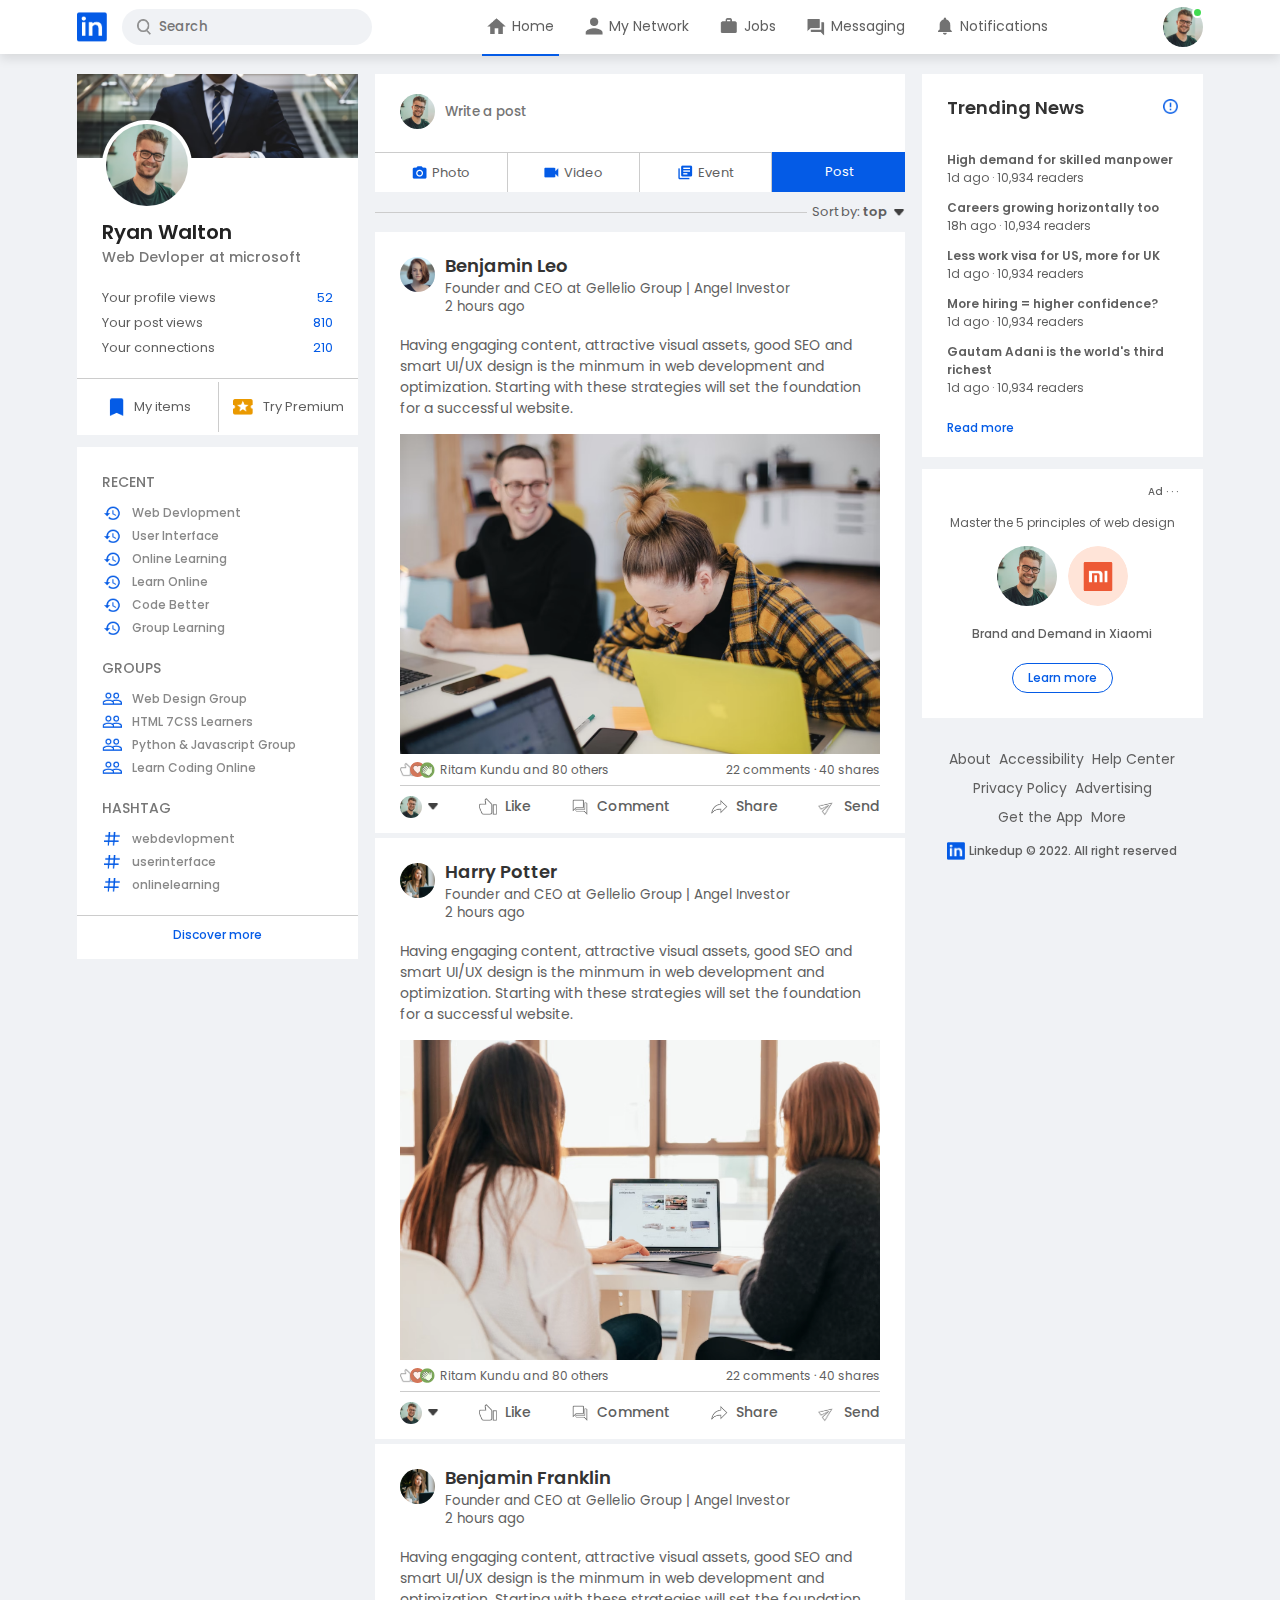
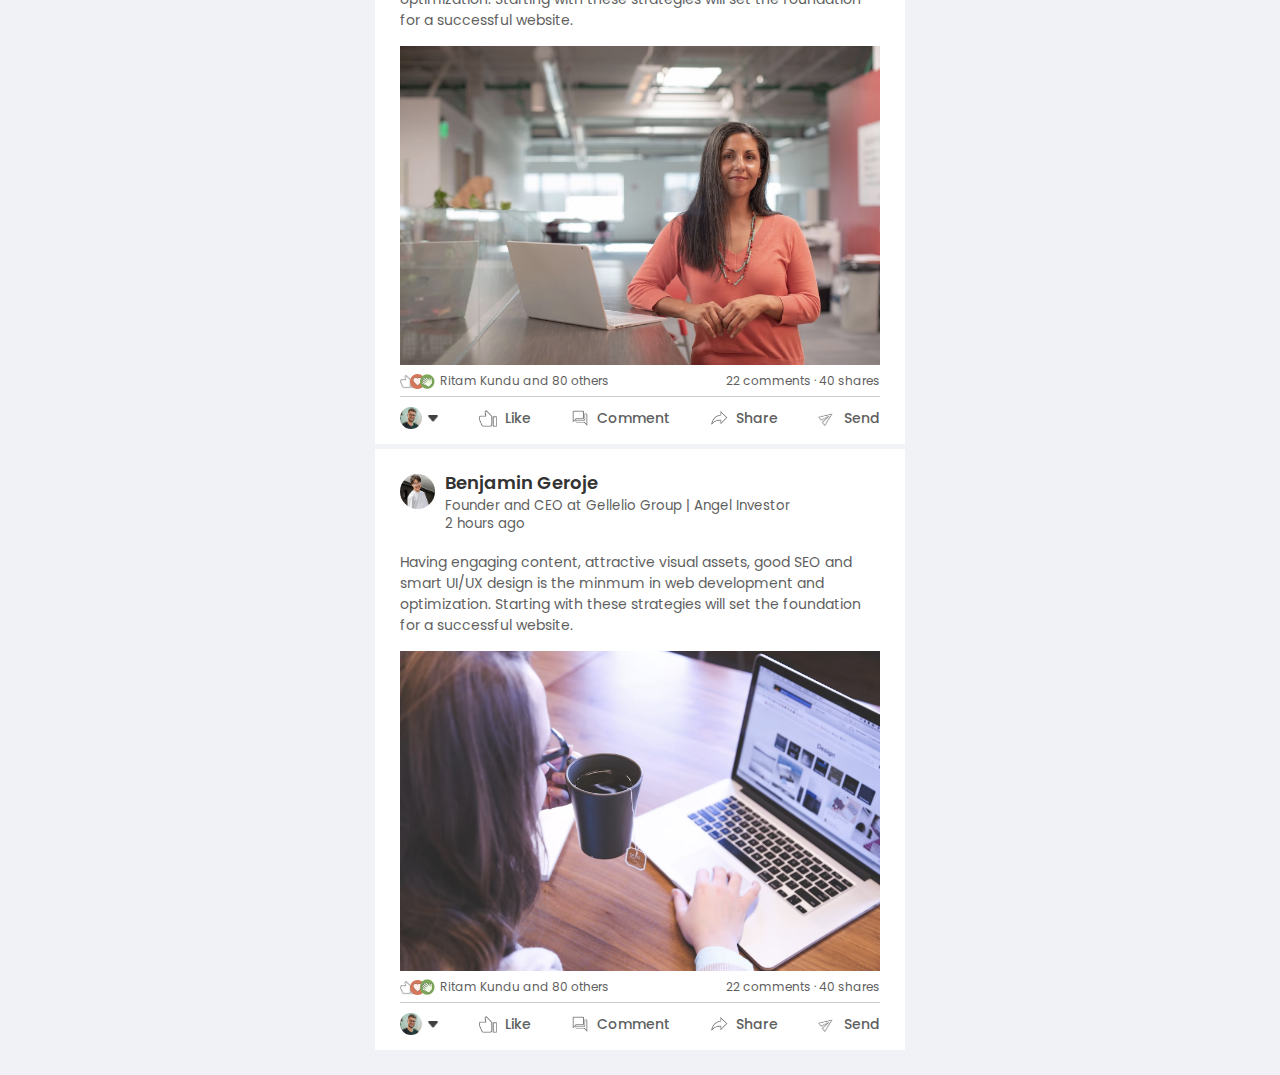
<file: index.html>
<!DOCTYPE html>
<html lang="en">
<head>
    <meta charset="UTF-8">
    <meta http-equiv="X-UA-Compatible" content="IE=edge">
    <meta name="viewport" content="width=device-width, initial-scale=1.0">
    <title>Social Media Website Desing</title>
    <link rel="stylesheet" href="style.css">
</head>
<body>
    <!-- navbar -->
    <nav class="navbar">
        <div class="navbar-left">
            <a href="index.html" class="logo"><img src="images/logo.png"></a>
            <div class="search-box">
                <img src="images/search.png">
                <input type="text" placeholder="Search">
            </div>
        </div>
        <div class="navbar-center">
            <ul>
                <li><a href="#" class="active-link"><img src="images/home.png"><span>Home</span></a></li>

                <li><a href="#"><img src="images/network.png"><span>My Network</span></a></li>

                <li><a href="#"><img src="images/jobs.png"><span>Jobs</span></a></li>

                <li><a href="#"><img src="images/message.png"><span>Messaging</span></a></li>

                <li><a href="#"><img src="images/notification.png"><span>Notifications</span></a></li>
            </ul>
        </div>
        <div class="navbar-right">
            <div class="online">
                <img src="images/user-1.png" class="nav-profile-img" onclick="toggleMenu()">
            </div>
        </div>

        <!-- .........profile-drop-down-menu............. -->
        <div class="profile-menu-wrap" id="profileMenu">
            <div class="profile-menu">
                <div class="user-info">
                    <img src="images/user-1.png">
                    <div>
                        <h3>Rayan Walton</h3>
                        <a href="profile.html">See your profile</a>
                    </div>
                </div>

                <hr>
                <a href="#" class="profile-menu-link">
                    <img src="images/feedback.png">
                    <p>Give Feedback</p>
                    <span>></span>
                </a>
                <a href="#" class="profile-menu-link">
                    <img src="images/setting.png">
                    <p>Settings & Privacy</p>
                    <span>></span>
                </a>
                <a href="#" class="profile-menu-link">
                    <img src="images/help.png">
                    <p>Help & Support</p>
                    <span>></span>
                </a>
                <a href="#" class="profile-menu-link">
                    <img src="images/display.png">
                    <p>Display & Accessibility</p>
                    <span>></span>
                </a>
                <a href="#" class="profile-menu-link">
                    <img src="images/logout.png">
                    <p>Logout</p>
                    <span>></span>
                </a>
            </div>
        </div>
    </nav>

    <!-- -------------navbar close------------- -->

    <div class="container">
        <!-- ..........left-sidebar.......... -->
        <div class="left-sidebar">
            <div class="sidebar-profile-box">
                <img src="images/cover-pic.png" width="100%">
                <div class="sidebar-profile-info">
                    <img src="images/user-1.png">
                    <h1>Ryan Walton</h1>
                    <h3>Web Devloper at microsoft</h3>
                    <ul>
                        <li>Your profile views<span>52</span></li>
                        <li>Your post views<span>810</span></li>
                        <li>Your connections<span>210</span></li>
                    </ul>
                </div>
                <div class="sidebar-profile-link">
                    <a href="#"><img src="images/items.png">My items</a>
                    <a href="#"><img src="images/premium.png" >Try Premium</a>
                </div>
            </div>

            <div class="sidebar-activity">
                <h3>RECENT</h3>
                <a href="#"><img src="images/recent.png" alt="">Web Devlopment</a>
                <a href="#"><img src="images/recent.png" alt="">User Interface</a>
                <a href="#"><img src="images/recent.png" alt="">Online Learning</a>
                <a href="#"><img src="images/recent.png" alt="">Learn Online</a>
                <a href="#"><img src="images/recent.png" alt="">Code Better</a>
                <a href="#"><img src="images/recent.png" alt="">Group Learning</a>
                <h3>GROUPS</h3>
                <a href="#"><img src="images/group.png" alt="">Web Design Group</a>
                <a href="#"><img src="images/group.png" alt="">HTML 7CSS Learners</a>
                <a href="#"><img src="images/group.png" alt="">Python & Javascript Group</a>
                <a href="#"><img src="images/group.png" alt="">Learn Coding Online</a>
                <h3>HASHTAG</h3>
                <a href="#"><img src="images/hashtag.png" alt="">webdevlopment</a>
                <a href="#"><img src="images/hashtag.png" alt="">userinterface</a>
                <a href="#"><img src="images/hashtag.png" alt="">onlinelearning</a>
                <div class="discover-more-link">
                    <a href="#">Discover more</a>
                </div>

            </div>

        </div>
        <!-- ......................main-content...................... -->
        <div class="main-content">

            <!-- ...........create-post......... -->
            <div class="create-post">
                <div class="create-post-input">
                    <img src="images/user-1.png">
                    <textarea rows="2" placeholder="Write a post"></textarea>
                </div>
                <div class="create-post-links">
                    <li><img src="images/photo.png">Photo</li>
                    <li><img src="images/video.png">Video</li>
                    <li><img src="images/event.png">Event</li>
                    <li>Post</li>
                </div>
            </div>


            <!-- ..................sort-by.................. -->
            <div class="sort-by">
                <hr>
                <p>Sort by: <span>top <img src="images/down-arrow.png"></span></p>
            </div>

            <!-- ..........post.......... -->
            <div class="post">
                <div class="post-author">
                    <img src="images/user-3.png">
                    <div>
                        <h1>Benjamin Leo</h1>
                        <small>Founder and CEO at Gellelio Group | Angel Investor</small>
                        <small>2 hours ago</small>
                    </div>
                </div>
                <p>Having engaging content, attractive visual assets, good SEO and smart UI/UX design is the minmum in web development and optimization. Starting with these strategies will set the foundation for a successful website.</p>
                <img src="images/post-image-1.png" width="100%">

                <div class="post-stats">
                    <div>
                        <img src="images/thumbsup.png">
                        <img src="images/love.png">
                        <img src="images/clap.png">
                        <span class="liked-users">Ritam Kundu and 80 others</span>
                    </div>

                    <div>
                        <span>22 comments &middot; 40 shares</span>
                    </div>
                </div>

                <div class="post-activity">
                    <div>
                        <img src="images/user-1.png" class="post-activity-user-icon">
                        <img src="images/down-arrow.png" class="post-activity-arrow-icon">
                    </div>
                    <div class="post-activity-link">
                        <img src="images/like.png">
                        <span>Like</span>
                    </div>
                    <div class="post-activity-link">
                        <img src="images/comment.png">
                        <span>Comment</span>
                    </div>
                    <div class="post-activity-link">
                        <img src="images/share.png">
                        <span>Share</span>
                    </div>
                    <div class="post-activity-link">
                        <img src="images/send.png">
                        <span>Send</span>
                    </div>
                </div>
            </div>


            <div class="post">
                <div class="post-author">
                    <img src="images/user-4.png">
                    <div>
                        <h1>Harry Potter</h1>
                        <small>Founder and CEO at Gellelio Group | Angel Investor</small>
                        <small>2 hours ago</small>
                    </div>
                </div>
                <p>Having engaging content, attractive visual assets, good SEO and smart UI/UX design is the minmum in web development and optimization. Starting with these strategies will set the foundation for a successful website.</p>
                <img src="images/post-image-2.png" width="100%">

                <div class="post-stats">
                    <div>
                        <img src="images/thumbsup.png">
                        <img src="images/love.png">
                        <img src="images/clap.png">
                        <span class="liked-users">Ritam Kundu and 80 others</span>
                    </div>

                    <div>
                        <span>22 comments &middot; 40 shares</span>
                    </div>
                </div>

                <div class="post-activity">
                    <div>
                        <img src="images/user-1.png" class="post-activity-user-icon">
                        <img src="images/down-arrow.png" class="post-activity-arrow-icon">
                    </div>
                    <div class="post-activity-link">
                        <img src="images/like.png">
                        <span>Like</span>
                    </div>
                    <div class="post-activity-link">
                        <img src="images/comment.png">
                        <span>Comment</span>
                    </div>
                    <div class="post-activity-link">
                        <img src="images/share.png">
                        <span>Share</span>
                    </div>
                    <div class="post-activity-link">
                        <img src="images/send.png">
                        <span>Send</span>
                    </div>
                </div>
            </div>

            <div class="post">
                <div class="post-author">
                    <img src="images/user-4.png">
                    <div>
                        <h1>Benjamin Franklin</h1>
                        <small>Founder and CEO at Gellelio Group | Angel Investor</small>
                        <small>2 hours ago</small>
                    </div>
                </div>
                <p>Having engaging content, attractive visual assets, good SEO and smart UI/UX design is the minmum in web development and optimization. Starting with these strategies will set the foundation for a successful website.</p>
                <img src="images/post-image-3.png" width="100%">

                <div class="post-stats">
                    <div>
                        <img src="images/thumbsup.png">
                        <img src="images/love.png">
                        <img src="images/clap.png">
                        <span class="liked-users">Ritam Kundu and 80 others</span>
                    </div>

                    <div>
                        <span>22 comments &middot; 40 shares</span>
                    </div>
                </div>

                <div class="post-activity">
                    <div>
                        <img src="images/user-1.png" class="post-activity-user-icon">
                        <img src="images/down-arrow.png" class="post-activity-arrow-icon">
                    </div>
                    <div class="post-activity-link">
                        <img src="images/like.png">
                        <span>Like</span>
                    </div>
                    <div class="post-activity-link">
                        <img src="images/comment.png">
                        <span>Comment</span>
                    </div>
                    <div class="post-activity-link">
                        <img src="images/share.png">
                        <span>Share</span>
                    </div>
                    <div class="post-activity-link">
                        <img src="images/send.png">
                        <span>Send</span>
                    </div>
                </div>
            </div>

            <div class="post">
                <div class="post-author">
                    <img src="images/user-5.png">
                    <div>
                        <h1>Benjamin Geroje</h1>
                        <small>Founder and CEO at Gellelio Group | Angel Investor</small>
                        <small>2 hours ago</small>
                    </div>
                </div>
                <p>Having engaging content, attractive visual assets, good SEO and smart UI/UX design is the minmum in web development and optimization. Starting with these strategies will set the foundation for a successful website.</p>
                <img src="images/post-image-4.png" width="100%">

                <div class="post-stats">
                    <div>
                        <img src="images/thumbsup.png">
                        <img src="images/love.png">
                        <img src="images/clap.png">
                        <span class="liked-users">Ritam Kundu and 80 others</span>
                    </div>

                    <div>
                        <span>22 comments &middot; 40 shares</span>
                    </div>
                </div>

                <div class="post-activity">
                    <div>
                        <img src="images/user-1.png" class="post-activity-user-icon">
                        <img src="images/down-arrow.png" class="post-activity-arrow-icon">
                    </div>
                    <div class="post-activity-link">
                        <img src="images/like.png">
                        <span>Like</span>
                    </div>
                    <div class="post-activity-link">
                        <img src="images/comment.png">
                        <span>Comment</span>
                    </div>
                    <div class="post-activity-link">
                        <img src="images/share.png">
                        <span>Share</span>
                    </div>
                    <div class="post-activity-link">
                        <img src="images/send.png">
                        <span>Send</span>
                    </div>
                </div>
            </div>
        </div>
        <!-- .....................right-sidebar...................... -->
        <div class="right-sidebar">
            <div class="sidebar-news">
                <img src="images/more.png" class="info-icon">
                <h3>Trending News</h3>
                <a href="#">High demand for skilled manpower</a>
                <span>1d ago &middot; 10,934 readers</span>

                <a href="#">Careers growing horizontally too</a>
                <span>18h ago &middot; 10,934 readers</span>

                <a href="#">Less work visa for US, more for UK</a>
                <span>1d ago &middot; 10,934 readers</span>

                <a href="#">More hiring = higher confidence?</a>
                <span>1d ago &middot; 10,934 readers</span>

                <a href="#">Gautam Adani is the world's third richest</a>
                <span>1d ago &middot; 10,934 readers</span>

                <a href="#" class="read-more-link">Read more</a>
            </div>

            <div class="sidebar-ad">
                <small>Ad &middot; &middot; &middot;</small>
                <p>Master the 5 principles of web design</p>
                <div>
                    <img src="images/user-1.png">
                    <img src="images/mi-logo.png">
                </div>
                <b>Brand and Demand in Xiaomi</b>
                <a href="#" class="ad-link">Learn more</a>
            </div>

            <div class="sidebar-useful-links">
                <a href="#">About</a>
                <a href="#">Accessibility</a>
                <a href="#">Help Center</a>
                <a href="#">Privacy Policy</a>
                <a href="#">Advertising</a>
                <a href="#">Get the App</a>
                <a href="#">More</a>

                <div class="copyright-msg">
                    <img src="images/logo.png">
                    <p>Linkedup &#169; 2022. All right reserved</p>
                </div>
            </div>
        </div>
    </div>

    <script>
        let profileMenu = document.getElementById("profileMenu");
        function toggleMenu(){
            profileMenu.classList.toggle("open-menu");
        }
    </script>
</body>
</html>
</file>
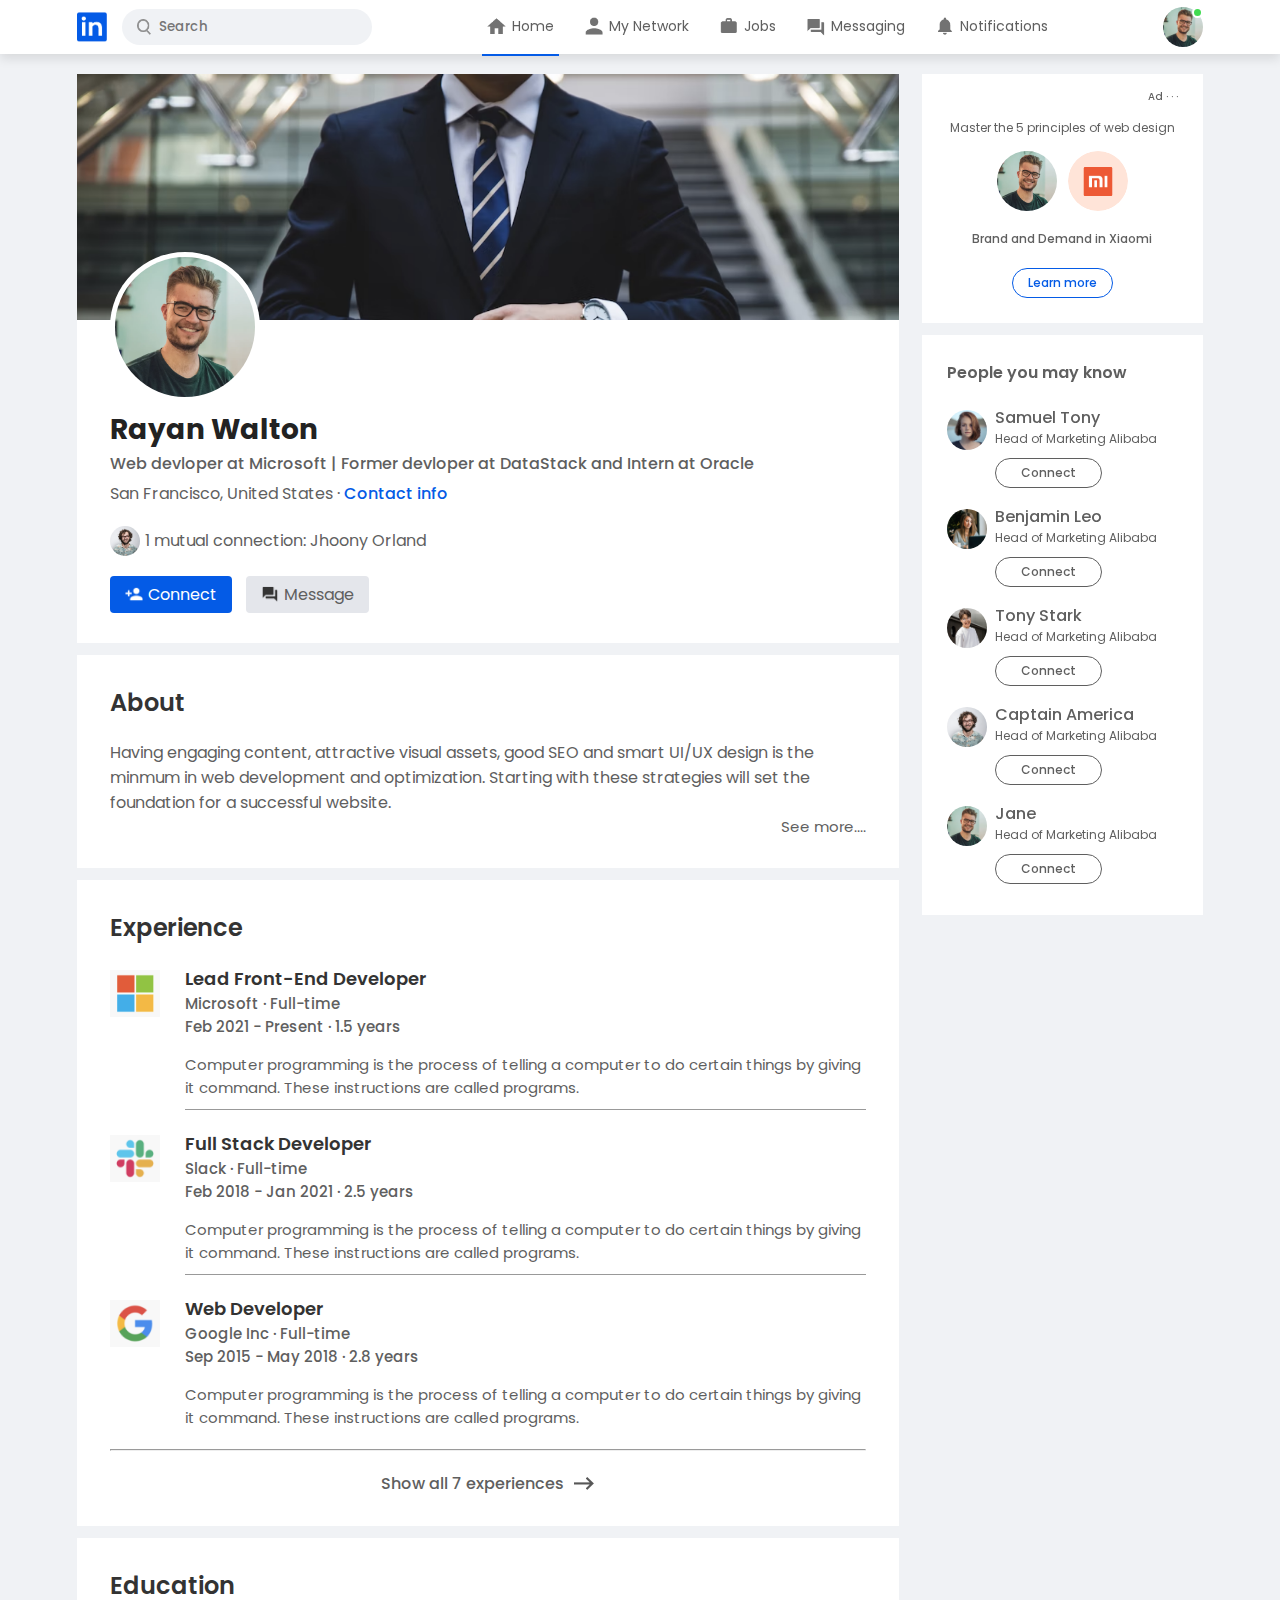
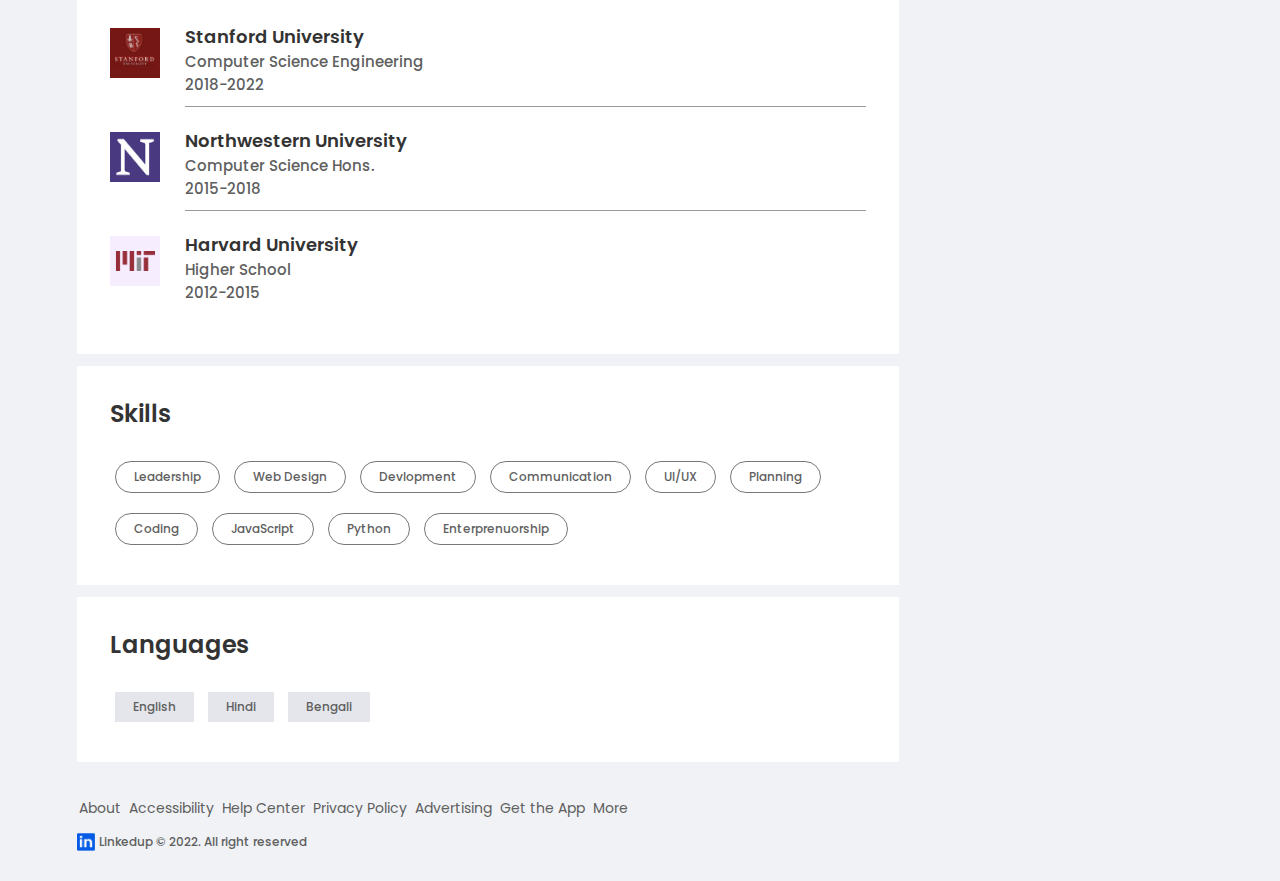
<file: profile.html>
<!DOCTYPE html>
<html lang="en">
<head>
    <meta charset="UTF-8">
    <meta http-equiv="X-UA-Compatible" content="IE=edge">
    <meta name="viewport" content="width=device-width, initial-scale=1.0">
    <title>Document</title>
    <link rel="stylesheet" href="style.css">
</head>
<body>
    <nav class="navbar">
        <div class="navbar-left">
            <a href="index.html" class="logo"><img src="images/logo.png"></a>
            <div class="search-box">
                <img src="images/search.png">
                <input type="text" placeholder="Search">
            </div>
        </div>
        <div class="navbar-center">
            <ul>
                <li><a href="#" class="active-link"><img src="images/home.png"><span>Home</span></a></li>

                <li><a href="#"><img src="images/network.png"><span>My Network</span></a></li>

                <li><a href="#"><img src="images/jobs.png"><span>Jobs</span></a></li>

                <li><a href="#"><img src="images/message.png"><span>Messaging</span></a></li>

                <li><a href="#"><img src="images/notification.png"><span>Notifications</span></a></li>
            </ul>
        </div>
        <div class="navbar-right">
            <div class="online">
                <img src="images/user-1.png" class="nav-profile-img" onclick="toggleMenu()">
            </div>
        </div>

        <!-- .........profile-drop-down-menu............. -->
        <div class="profile-menu-wrap" id="profileMenu">
            <div class="profile-menu">
                <div class="user-info">
                    <img src="images/user-1.png">
                    <div>
                        <h3>Rayan Walton</h3>
                        <a href="profile.html">See your profile</a>
                    </div>
                </div>

                <hr>
                <a href="#" class="profile-menu-link">
                    <img src="images/feedback.png">
                    <p>Give Feedback</p>
                    <span>></span>
                </a>
                <a href="#" class="profile-menu-link">
                    <img src="images/setting.png">
                    <p>Settings & Privacy</p>
                    <span>></span>
                </a>
                <a href="#" class="profile-menu-link">
                    <img src="images/help.png">
                    <p>Help & Support</p>
                    <span>></span>
                </a>
                <a href="#" class="profile-menu-link">
                    <img src="images/display.png">
                    <p>Display & Accessibility</p>
                    <span>></span>
                </a>
                <a href="#" class="profile-menu-link">
                    <img src="images/logout.png">
                    <p>Logout</p>
                    <span>></span>
                </a>
            </div>
        </div>
    </nav>

    <!-- ...............navbar-close............. -->

    <div class="container">
        <div class="profile-main">
            <div class="profile-container">
                <img src="images/cover-pic.png" width="100%">
                <div class="profile-container-inner">
                    <img src="images/user-1.png" class="profile-pic">
                    <h1>Rayan Walton</h1>
                    <b>Web devloper at Microsoft | Former devloper at DataStack and Intern at Oracle</b>
                    <p>San Francisco, United States &middot; <a href="#">Contact info</a></p>

                    <div class="mutual-connection">
                        <img src="images/user-2.png">
                        <span>1 mutual connection: Jhoony Orland</span>
                    </div>

                    <div class="profile-btn">
                        <a href="#" class="primary-btn"><img src="images/connect.png">Connect</a>
                        <a href="#"><img src="images/chat.png">Message</a>
                    </div>
                </div>
            </div>

            <div class="profile-description">
                <h2>About</h2>
                <p>Having engaging content, attractive visual assets, good SEO and smart UI/UX design is the minmum in web development and optimization. Starting with these strategies will set the foundation for a successful website.</p>
                <a href="#" class="see-more-link">See more....</a>
            </div>

            <div class="profile-description">
                <h2>Experience</h2>
                <div class="profile-desc-row">
                    <img src="images/microsoft.png">
                    <div>
                        <h3>Lead Front-End Developer</h3>
                        <b>Microsoft &middot; Full-time</b>
                        <b>Feb 2021 - Present &middot; 1.5 years</b>
                        <p>Computer programming is the process of telling a computer to do certain things by giving it command. These instructions are called programs.</p>
                        <hr>
                    </div>
                </div>

                <div class="profile-desc-row">
                    <img src="images/slack.png">
                    <div>
                        <h3>Full Stack Developer</h3>
                        <b>Slack &middot; Full-time</b>
                        <b>Feb 2018 - Jan 2021 &middot; 2.5 years</b>
                        <p>Computer programming is the process of telling a computer to do certain things by giving it command. These instructions are called programs.</p>
                        <hr>
                    </div>
                </div>

                <div class="profile-desc-row">
                    <img src="images/google.png">
                    <div>
                        <h3>Web Developer</h3>
                        <b>Google Inc &middot; Full-time</b>
                        <b>Sep 2015 - May 2018 &middot; 2.8 years</b>
                        <p>Computer programming is the process of telling a computer to do certain things by giving it command. These instructions are called programs.</p>
                    </div>
                </div>

                <hr>
                <a href="#" class="experiance-link">Show all 7 experiences <img src="images/right-arrow.png"></a>
            </div>

            <div class="profile-description">
                <h2>Education</h2>
                <div class="profile-desc-row">
                    <img src="images/stanford.png">
                    <div>
                        <h3>Stanford University</h3>
                        <b>Computer Science Engineering</b>
                        <b>2018-2022</b>
                        <hr>
                    </div>
                </div>

                <div class="profile-desc-row">
                    <img src="images/north.png">
                    <div>
                        <h3>Northwestern University</h3>
                        <b>Computer Science Hons.</b>
                        <b>2015-2018</b>
                        <hr>
                    </div>
                </div>

                <div class="profile-desc-row">
                    <img src="images/mit.png">
                    <div>
                        <h3>Harvard University</h3>
                        <b>Higher School</b>
                        <b>2012-2015</b>
                    </div>
                </div>
            </div>

            <div class="profile-description">
                <h2>Skills</h2>
                <a href="#" class="skills-btn">Leadership</a>
                <a href="#" class="skills-btn">Web Design</a>
                <a href="#" class="skills-btn">Devlopment</a>
                <a href="#" class="skills-btn">Communication</a>
                <a href="#" class="skills-btn">UI/UX</a>
                <a href="#" class="skills-btn">Planning</a>
                <a href="#" class="skills-btn">Coding</a>
                <a href="#" class="skills-btn">JavaScript</a>
                <a href="#" class="skills-btn">Python</a>
                <a href="#" class="skills-btn">Enterprenuorship</a>
            </div>

            <div class="profile-description">
                <h2>Languages</h2>
                <a href="#" class="language-btn">English</a>
                <a href="#" class="language-btn">Hindi</a>
                <a href="#" class="language-btn">Bengali</a>
            </div>
        </div>
<!-- ...............profile-sidebar............. -->
        <div class="profile-sidebar">

            <div class="sidebar-ad">
                <small>Ad &middot; &middot; &middot;</small>
                <p>Master the 5 principles of web design</p>
                <div>
                    <img src="images/user-1.png">
                    <img src="images/mi-logo.png">
                </div>
                <b>Brand and Demand in Xiaomi</b>
                <a href="#" class="ad-link">Learn more</a>
            </div>

            <div class="sidebar-people">
                <h3>People you may know</h3>
                <div class="sidebar-people-row">
                    <img src="images/user-3.png">
                    <div>
                        <h2>Samuel Tony</h2>
                        <p>Head of Marketing Alibaba</p>
                        <a href="#">Connect</a>
                    </div>
                </div>

                <div class="sidebar-people-row">
                    <img src="images/user-4.png">
                    <div>
                        <h2>Benjamin Leo</h2>
                        <p>Head of Marketing Alibaba</p>
                        <a href="#">Connect</a>
                    </div>
                </div>

                <div class="sidebar-people-row">
                    <img src="images/user-5.png">
                    <div>
                        <h2>Tony Stark</h2>
                        <p>Head of Marketing Alibaba</p>
                        <a href="#">Connect</a>
                    </div>
                </div>

                <div class="sidebar-people-row">
                    <img src="images/user-2.png">
                    <div>
                        <h2>Captain America</h2>
                        <p>Head of Marketing Alibaba</p>
                        <a href="#">Connect</a>
                    </div>
                </div>

                <div class="sidebar-people-row">
                    <img src="images/user-1.png">
                    <div>
                        <h2>Jane</h2>
                        <p>Head of Marketing Alibaba</p>
                        <a href="#">Connect</a>
                    </div>
                </div>
            </div>
        </div>
    </div>

    <div class="profile-footer">
        <div class="sidebar-useful-links">
            <a href="#">About</a>
            <a href="#">Accessibility</a>
            <a href="#">Help Center</a>
            <a href="#">Privacy Policy</a>
            <a href="#">Advertising</a>
            <a href="#">Get the App</a>
            <a href="#">More</a>

            <div class="copyright-msg">
                <img src="images/logo.png">
                <p>Linkedup &#169; 2022. All right reserved</p>
            </div>
        </div>
    </div>

    <script>
        let profileMenu = document.getElementById("profileMenu");
        function toggleMenu(){
            profileMenu.classList.toggle("open-menu");
        }
    </script>
</body>
</html>
</file>
<file: style.css>
@import url('https://fonts.googleapis.com/css2?family=Poppins:ital,wght@0,400;0,700;1,700&display=swap');

* {
    margin: 0;
    padding: 0;
    box-sizing: border-box;
    font-family: 'poppins',sans-serif;
}

body {
    background: #f0f2f5;
    color: #5f5f5f;
}

a {
    text-decoration: none; 
    color: #5f5f5f;
}

/* Navbar */

.navbar {
    display: flex;
    align-items: center;
    justify-content: space-between;
    background: #fff;
    padding: 6px 6%;
    position: sticky;
    top: 0;
    z-index: 100;
    box-shadow: 0 5px 10px rgba(0,0,0,0.1);
}

.logo img {
    width: 30px;
    margin-right: 15px;
    display: block;
}

.navbar-center ul li{
    display: inline-block;
    list-style: none;
}

.navbar-center ul li a {
    display: flex;
    align-items: center;
    font-size: 14px;
    margin: 5px 8px;
    padding-right: 5px;
    position: relative;
}

.navbar-center ul li a img {
    width: 30px;
}

.navbar-center ul li a::after {
    content: '';
    width: 0;
    height: 2px;
    background: #045be6;
    position: absolute;
    bottom: -15px;
    transition: width 0.3s;
}

.navbar-center ul li a:hover::after,
.navbar-center ul li a.active-link::after
{
    width: 100%;

}

.nav-profile-img {
    width: 40px;
    border-radius: 50%;
    display: block;
    cursor: pointer;
    position: relative;
}

.online {
    position: relative;
}

.online::after {
    content: '';
    width: 7px;
    height: 7px;
    border: 2px solid #fff;
    border-radius: 50%;
    right: 0px;
    top: 0px;
    background: #41db51;
    position: absolute;
}

/* Search Bar */

.search-box {
    background: #f0f2f5;
    width: 250px;
    border-radius: 20px;
    display: flex;
    align-items: center;
    padding: 0 15px;
}

.navbar-left {
    display: flex;
    align-items: center;
}

.search-box img {
    width: 14px;
}

.search-box input {
    width: 100%;
    background: transparent;
    padding: 8px;
    outline: none;
    border: 0;
}

/* container */

.container {
    padding: 20px 6%;
    display: flex;
    flex-wrap: wrap;
    justify-content: space-between;
}

/* -------left-sidebar------- */
.left-sidebar {
    flex-basis: 25%;
    align-self: flex-start;
    position: sticky;
    top: 73px;
}

.sidebar-profile-box {
    background: #fff;
}

.sidebar-profile-info {
    padding: 0 25px;
}

.sidebar-profile-info img {
    width: 90px;
    border-radius: 50%;
    background: #fff;
    padding: 4px;
    margin-top: -45px;
}

.sidebar-profile-info h1 {
    font-size: 20px;
    font-weight: 600;
    color: #222;
}

.sidebar-profile-info h3 {
    font-size: 14px;
    font-weight: 500;
    color: #777;
}

.sidebar-profile-info ul {
    list-style: none;
    margin: 20px 0;
}

.sidebar-profile-info ul li {
    width: 100%;
    margin: 5px 0;
    font-size: 13px;
}

.sidebar-profile-info ul li span {
    float: right;
    color: #045be6;
}

.sidebar-profile-link {
    display: flex;
    align-items: center;
    border-top: 1px solid #ccc;
}

.sidebar-profile-link a {
    flex-basis: 50%;
    display: flex;
    align-items: center;
    justify-content: center;
    padding: 15px 0;
    font-size: 13px;
    border-left: 1px solid #ccc;
}

.sidebar-profile-link a:first-child {
    border: 0;
}

.sidebar-profile-link a img {
    width: 20px;
    margin-right: 10px;
}

/* sidebar-activity */

.sidebar-activity {
    background: #fff;
    padding: 5px 25px;
    margin: 12px 0;
}

.sidebar-activity h3 {
    color: #777;
    font-size: 14px;
    font-weight: 500;
    margin: 20px 0 10px;
}

.sidebar-activity a{
    display: flex;
    align-items: center;
    font-size: 12px;
    font-weight: 500;
    color: #888;
    margin: 3px 0;
}

.sidebar-activity a img {
    width: 20px;
    margin-right: 10px;
}

.discover-more-link {
    border-top: 1px solid #ccc;
    text-align: center;
    margin-top: 20px;
    margin-left: -25px;
    margin-right: -25px;
}

.discover-more-link a {
    color: #045be6;
    display: inline-block;
    margin: 10px 0;
}

/* -------right-sidebar------- */
.right-sidebar {
    flex-basis: 25%;
    align-self: flex-start;
    position: sticky;
    top: 73px;
}

.sidebar-news {
    background: #fff;
    padding: 10px 25px;
}

.info-icon {
    width: 15px;
    float: right;
    margin-top: 15px;
}

.sidebar-news h3 {
    font-size: 18px;
    font-weight: 600;
    color: #333;
    margin: 10px 0 30px;
}

.sidebar-news a {
    display: block;
    font-size: 12px;
    font-weight: 600;
    margin-top: 10px;
    margin-bottom: -5px;
}

.sidebar-news span {
    font-size: 12px;
}

.sidebar-news .read-more-link {
    color: #045be6;
    font-weight: 500;
    margin: 20px 0 10px;
}

.sidebar-ad {
    background: #fff;
    padding: 15px 25px;
    text-align: center;
    margin: 12px 0;
    font-size: 12px;
}

.sidebar-ad img {
    width: 60px;
    border-radius: 50%;
    margin: 4px;
}

.sidebar-ad small {
    float: right;
    font-weight: 500;
}

.sidebar-ad p {
    margin-top: 30px;
    margin-bottom: 10px;
}

.sidebar-ad b {
    display:block;
    font-weight: 500;
    margin-top: 10px;
}

.ad-link {
    display: inline-block;
    border: 1px solid #045be6;
    border-radius: 30px;
    padding: 5px 15px;
    color: #045be6;
    font-weight: 500;
    margin: 20px auto 10px;
}

.sidebar-useful-links {
    padding: 15px 25px;
    text-align: center;
}

.sidebar-useful-links a {
    display: inline-block;
    font-size: 14px;
    margin: 4px 2px;
}

.copyright-msg {
    display: flex;
    align-items: center;
    justify-content: center;
    font-size: 12px;
    margin-top: 10px;
    font-weight: 500;
}

.copyright-msg img {
    width: 18px;
    margin-right: 4px;
}


/* -------main-content------- */
.main-content {
    flex-basis: 47%;
}

.create-post {
    background: #fff;
}

.create-post-input {
    padding: 20px 25px 10px;
    display: flex;
    align-items: flex-start;
}

.create-post-input img {
    width: 35px;
    border-radius: 50%;
    margin-right: 10px;
}

.create-post-input textarea {
    width: 100%;
    border: 0;
    outline: 0;
    resize: none;
    background: transparent;
    margin-top: 8px;
}

::placeholder {
    font-weight: 500;
}

.create-post-links {
    display: flex;
    align-items: flex-start;
}

.create-post-links li {
    list-style: none;
    border-top: 1px solid #ccc;
    border-right: 1px solid #ccc;
    flex-basis: 25%;
    height: 40px;
    font-size: 13px;
    display: flex;
    align-items: center;
    justify-content: center;
    cursor: pointer;
}

.create-post-links li img {
    width: 15px;
    margin-right: 5px;
}

.create-post-links li:last-child {
    background-color: #045be6;
    color: #fff;
    border-top: 0;
    border-right: 0;
}

.sort-by {
    display: flex;
    align-items: center;
    margin: 10px 0;
}

.sort-by hr {
    flex: 1;
    border: 0;
    height: 1px;
    background: #ccc;
}

.sort-by p {
    font-size: 13px;
    padding-left: 5px;
}

.sort-by p span {
    font-weight: 600;
    cursor: pointer;
}

.sort-by p span img {
    width: 12px;
    margin-left: 3px;
}

.post {
    background: #fff;
    padding: 20px 25px 5px;
    margin: 5px 0;
}

.post-author {
    display: flex;
    align-items: flex-start;
    margin-bottom: 20px;
}

.post-author img {
    width: 35px;
    border-radius: 50%;
    margin-right: 10px;
    margin-top: 5px;
}

.post-author h1 {
    font-size: 18px;
    font-weight: 600;
    color: #333;
}

.post-author small {
    display: block;
    margin-bottom: -2px;
}

.post p {
    font-size: 14px;
    margin-bottom: 15px;
}

.post-stats {
    display: flex;
    flex-wrap: wrap;
    align-items: center;
    justify-content: space-between;
    font-size: 12px;
    border-bottom: 1px solid #ccc;
    padding-bottom: 6px;
}

.post-stats div {
    display: flex;
    align-items: center;
}

.post-stats img {
    width: 15px;
    margin-right: -5px;
}

.liked-users {
    margin-left: 10px;
}

.post-activity {
    display: flex;
    align-items: center;
    justify-content: space-between;
    padding: 10px 0;
    font-size: 14px;
    font-weight: 500;
}

.post-activity div {
    display: flex;
    align-items: center;
}

.post-activity-user-icon {
    width: 22px;
    border-radius: 50%;
}

.post-activity-arrow-icon {
    width: 12px;
    margin-left: 5px;
}

.post-activity-link img{
    width: 18px;
    margin-right: 8px;
}

/* ...........profile-dropdown-menu.......... */
.profile-menu-wrap {
    position: absolute;
    top: 100%;
    right: 5%;
    width: 320px;
    max-height: 0;
    overflow: hidden;
    transition: max-height 0.5s;
}

.profile-menu-wrap.open-menu {
    max-height: 400px;
}

.profile-menu {
    background: #222;
    color: #fff;
    padding: 20px;
    margin: 10px;
}

.user-info {
    display: flex;
    align-items: center;
}

.user-info img {
    width: 50px;
    border-radius: 50%;
    margin-right: 15px;
}

.user-info h3 {
    font-weight: 500;
    margin-bottom: -7px;
}

.user-info a {
    color: #c9dbf8;
    font-size: 13px;
}

.profile-menu hr {
    border: 0;
    height: 1px;
    width: 100%;
    background: #fff;
    margin: 15px 0 10px;
}

.profile-menu-link {
    display: flex;
    align-items: center;
    color: #fff;
    margin: 12px 0;
    font-size: 14px;
}

.profile-menu-link p {
    width: 100%;
}

.profile-menu-link img{
    width: 35px;
    border-radius: 50%;
    margin-right: 15px;
}

/* ..............profile-page............ */

.profile-main {
    flex-basis: 73%;
}

.profile-sidebar {
    flex-basis: 25%;
    align-self: flex-start;
    position: sticky;
    top: 73px;
}

.profile-container {
    background: #fff;
}

.profile-container-inner {
    padding: 0 4% 10px;
}

.profile-pic {
    width: 150px;
    border-radius: 50%;
    margin-top: -75px;
    padding: 5px;
    background: #fff;
}

.profile-container h1 {
    font-size: 28px;
    font-weight: 600px;
    color: #222;
}

.profile-container b {
    font-weight: 500;
}

.profile-container p {
    margin-top: 5px;
}

.profile-container p a {
    color: #045be6;
    font-weight: 500;
}

.mutual-connection {
    display: flex;
    align-items: center;
    margin: 20px 0;
}

.mutual-connection img {
    width: 30px;
    border-radius: 50%;
    margin-right: 5px;
}

.profile-btn {
    margin: 20px 0;
}

.profile-btn a {
    display: inline-flex;
    align-items: center;
    background: #e4e6eb;
    padding: 6px 15px;
    border-radius: 4px;
    margin-right: 10px;
}

.profile-btn a img {
    width: 18px;
    margin-right: 5px;
}

.profile-btn .primary-btn {
    background: #045be6;
    color: #fff;
}

.profile-description {
    background: #fff;
    padding: 20px 4% 30px;
    margin: 12px 0;
}

.profile-description h2 {
    color: #333;
    margin: 10px 0 20px;
    font-weight: 600;
}

.see-more-link {
    display: block;
    text-align: right;
    font-size: 15px;
}

.profile-desc-row {
    display: flex;
    align-items: flex-start;
    margin: 20px 0;
}

.profile-desc-row img {
    width: 50px;
    margin-right: 25px;
    margin-top: 5px;
}

.profile-desc-row div {
    width: 100%;
}

.profile-desc-row h3 {
    font-size: 18px;
    font-weight: 600;
    color: #333;
}

.profile-desc-row b {
    display: block;
    font-weight: 500;
    font-size: 15px;
}

.profile-desc-row p {
    margin-top: 15px;
    font-size: 15px;
}

.profile-desc-row hr {
    border: 0;
    border-bottom: 1px solid #999;
    margin-top: 10px;
}

.experiance-link {
    display: flex;
    align-items: center;
    justify-content: center;
    padding-top: 20px;
    font-weight: 500;
}

.experiance-link img {
    width: 20px;
    margin-left: 10px;
}

.skills-btn {
    display: inline-block;
    margin: 10px 5px;
    padding: 6px 18px;
    border: 1px solid #777;
    border-radius: 30px;
    font-size: 12px;
    font-weight: 500;
}

.language-btn {
    display: inline-block;
    margin: 10px 5px;
    padding: 6px 18px;
    background: #e4e6eb;
    font-size: 12px;
    font-weight: 500;
}

/* ........profile-right-sidebar.... */
.profile-sidebar .sidebar-ad {
    margin: 0;
}

.sidebar-people {
    background: #fff;
    padding: 15px 25px;
    margin: 12px 0;
    font-size: 12px;
}

.sidebar-people h3 {
    font-size: 16px;
    font-weight: 600;
    margin: 10px 0 20px;
}

.sidebar-people-row {
    display: flex;
    align-items: flex-start;
    margin: 6px 0;
}

.sidebar-people-row img {
    width: 40px;
    border-radius: 50%;
    margin-right: 8px;
    margin-top: 5px;
}

.sidebar-people-row h2 {
    font-weight: 500;
    font-size: 16px;
}

.sidebar-people-row a {
    display: inline-block;
    margin: 10px 0;
    padding: 5px 25px;
    border: 1px solid #5f5f5f;
    border-radius: 30px;
    font-weight: 500;
}

.profile-footer {
    padding: 0 6% 30px;
}

.profile-footer .sidebar-useful-links {
    text-align: left;
    padding: 0;
}

.profile-footer .copyright-msg {
    justify-content: flex-start;
}
</file>
